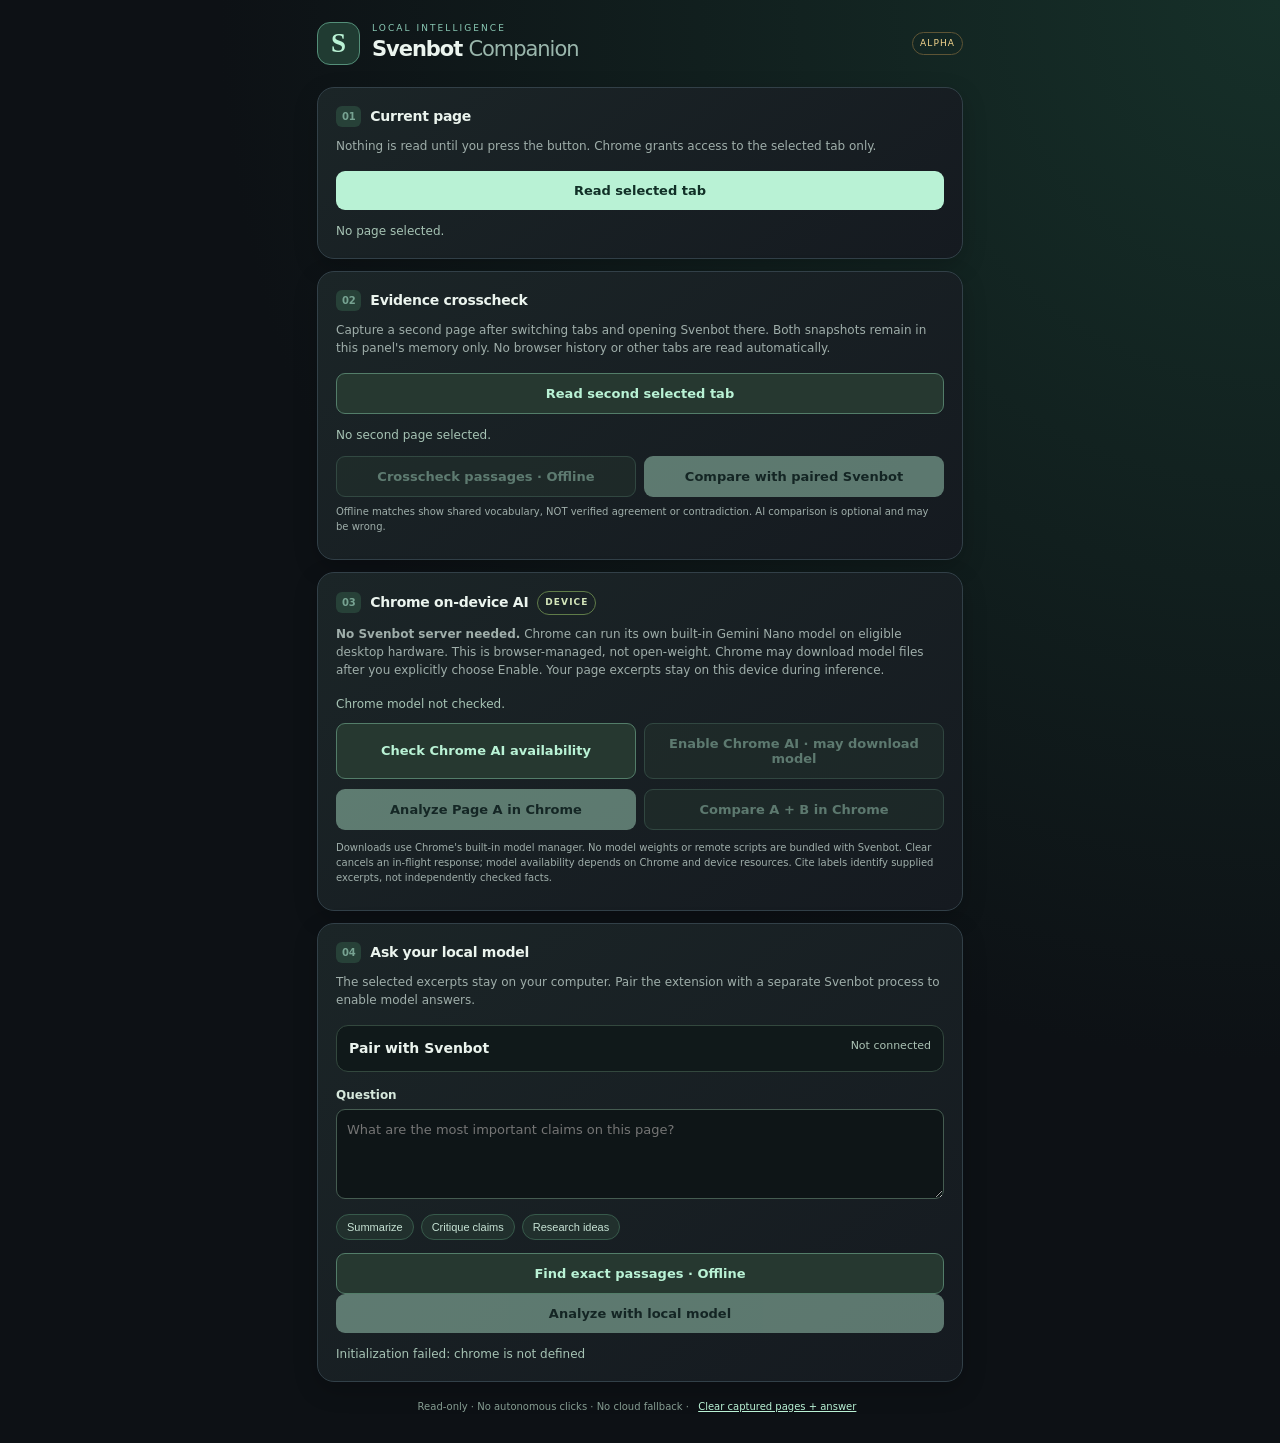
<file: extension/companion/panel.html>
<!doctype html>
<html lang="en">
<head>
  <meta charset="utf-8">
  <meta name="viewport" content="width=device-width, initial-scale=1">
  <title>Svenbot Companion</title>
  <link rel="stylesheet" href="panel.css">
  <script src="reader.js" defer></script>
  <script src="page-tools.js" defer></script>
  <script src="browser-ai.js" defer></script>
  <script src="panel.js" defer></script>
</head>
<body>
  <main>
    <header class="topline">
      <div class="mark" aria-hidden="true">S</div>
      <div>
        <div class="eyebrow">LOCAL INTELLIGENCE</div>
        <h1>Svenbot <span>Companion</span></h1>
      </div>
      <span class="alpha">ALPHA</span>
    </header>
    <section class="card intro" aria-label="Page reader">
      <div class="section-title"><span>01</span> Current page</div>
      <p>Nothing is read until you press the button. Chrome grants access to the selected tab only.</p>
      <button id="capture" class="primary">Read selected tab</button>
      <div id="page-status" class="status" role="status" aria-live="polite">No page selected.</div>
      <div id="capture-receipt" class="capture-receipt" hidden>
        <span>In-memory capture receipt (SHA-256, not website authentication)</span>
        <code id="capture-hash"></code>
        <button id="copy-capture-hash" type="button" class="subtle">Copy receipt</button>
      </div>
      <div id="page-preview" class="preview" hidden></div>
    </section>
    <section class="card comparison" aria-label="Compare two user-approved pages">
      <div class="section-title"><span>02</span> Evidence crosscheck</div>
      <p>Capture a second page after switching tabs and opening Svenbot there. Both snapshots remain in this panel's memory only. No browser history or other tabs are read automatically.</p>
      <button id="capture-compare" type="button" class="secondary">Read second selected tab</button>
      <div id="compare-status" class="status" role="status" aria-live="polite">No second page selected.</div>
      <div id="compare-preview" class="preview" hidden></div>
      <div class="compare-actions">
        <button id="compare-offline" type="button" class="secondary" disabled>Crosscheck passages · Offline</button>
        <button id="compare-online" type="button" class="primary" disabled>Compare with paired Svenbot</button>
      </div>
      <p class="tiny">Offline matches show shared vocabulary, NOT verified agreement or contradiction. AI comparison is optional and may be wrong.</p>
    </section>
    <section class="card chrome-brain" aria-label="Chrome on-device artificial intelligence">
      <div class="section-title"><span>03</span> Chrome on-device AI <span class="alpha">DEVICE</span></div>
      <p><strong>No Svenbot server needed.</strong> Chrome can run its own built-in Gemini Nano model on eligible desktop hardware. This is browser-managed, not open-weight. Chrome may download model files after you explicitly choose Enable. Your page excerpts stay on this device during inference.</p>
      <div id="browser-ai-status" class="status" role="status" aria-live="polite">Chrome model not checked.</div>
      <div class="browser-actions">
        <button id="browser-ai-check" class="secondary" type="button">Check Chrome AI availability</button>
        <button id="browser-ai-enable" class="secondary" type="button" disabled>Enable Chrome AI · may download model</button>
      </div>
      <div class="browser-actions">
        <button id="browser-ai-ask" class="primary" type="button" disabled>Analyze Page A in Chrome</button>
        <button id="browser-ai-compare" class="secondary" type="button" disabled>Compare A + B in Chrome</button>
      </div>
      <p class="tiny">Downloads use Chrome's built-in model manager. No model weights or remote scripts are bundled with Svenbot. Clear cancels an in-flight response; model availability depends on Chrome and device resources. Cite labels identify supplied excerpts, not independently checked facts.</p>
    </section>
    <section class="card analysis" aria-label="Local model analysis">
      <div class="section-title"><span>04</span> Ask your local model</div>
      <p>The selected excerpts stay on your computer. Pair the extension with a separate Svenbot process to enable model answers.</p>
      <details id="pairing">
        <summary>Pair with Svenbot <span id="pair-label">Not connected</span></summary>
        <label for="extid">This extension's ID</label>
        <div class="copyline"><code id="extid"></code><button id="copy-id" class="subtle" type="button">Copy</button></div>
        <p class="tiny">In a terminal, run:</p>
        <code class="command">svenbot bridge --extension-id YOUR_EXTENSION_ID --backend ollama --model YOUR_INSTALLED_MODEL</code>
        <label for="token">Paste the session token printed in that terminal</label>
        <input id="token" type="password" autocomplete="off" spellcheck="false" placeholder="Session-only token" aria-describedby="token-help">
        <div id="token-help" class="tiny">Token is kept in extension session storage only, never on a website.</div>
        <button id="connect" class="secondary" type="button">Connect to local Svenbot</button>
        <button id="disconnect" class="subtle" type="button">Disconnect &amp; forget pairing</button>
      </details>
      <form id="ask-form">
        <label for="question">Question</label>
        <textarea id="question" rows="3" maxlength="1000" placeholder="What are the most important claims on this page?"></textarea>
        <div class="examples">
          <button class="chip" type="button" data-question="Summarize the important findings, citing the supplied excerpts.">Summarize</button>
          <button class="chip" type="button" data-question="Identify unsupported claims and important caveats in the supplied excerpts.">Critique claims</button>
          <button class="chip" type="button" data-question="Extract the key ideas and suggest follow-up research questions.">Research ideas</button>
        </div>
        <button id="find" type="button" class="secondary" disabled>Find exact passages · Offline</button>
        <button id="ask" type="submit" class="primary" disabled>Analyze with local model</button>
      </form>
      <div id="analysis-status" class="status" aria-live="polite"></div>
      <article id="answer-card" class="answer" hidden>
        <div class="answer-head"><strong>Analysis</strong><span id="backend" class="backend"></span></div>
        <pre id="answer"></pre>
        <button id="copy-answer" type="button" class="subtle">Copy answer</button>
      </article>
      <div id="sources" class="sources" hidden>
        <div class="section-title">Source excerpts <span class="note">Exact page text, not verified support</span></div>
        <div id="source-warning" class="status" role="status"></div>
        <div id="source-items"></div>
      </div>
    </section>
    <footer>Read-only · No autonomous clicks · No cloud fallback · <button id="clear" class="link" type="button">Clear captured pages + answer</button></footer>
  </main>
</body>
</html>
</file>
<file: extension/companion/panel.css>
:root{color-scheme:dark;--bg:#0d1115;--card:#181e23;--border:#324048;--text:#ebf4ee;--muted:#9faeaa;--mint:#b9f2d5;--mint-dark:#102821;--amber:#f2d48d;font:14px/1.5 system-ui,-apple-system,Segoe UI,sans-serif}
*{box-sizing:border-box}body{margin:0;background:radial-gradient(circle at top right,#163029 0,#0d1115 55%);color:var(--text)}main{max-width:680px;margin:auto;padding:22px 17px 24px}
.topline{display:flex;align-items:center;gap:12px;margin:0 0 22px}.mark{width:43px;height:43px;display:grid;place-items:center;border:1px solid #548f79;border-radius:13px;color:var(--mint);font:bold 27px Georgia,serif;background:#203b32}.eyebrow{font-size:9px;letter-spacing:.23em;color:#8bcbb6}.topline h1{font-size:21px;letter-spacing:-.05em;margin:-2px 0 0}.topline h1 span{font-weight:400;color:#9ab6ac}.alpha{margin-left:auto;color:var(--amber);border:1px solid #5e5435;border-radius:999px;font-size:9px;letter-spacing:.12em;padding:4px 7px}
.card{border:1px solid var(--border);border-radius:17px;background:linear-gradient(145deg,#1b2527,#151a20);padding:18px;margin-bottom:12px;box-shadow:0 8px 24px #0003}.section-title{font-weight:700;font-size:14px;letter-spacing:-.02em;display:flex;align-items:center;gap:9px}.section-title>span:first-child{font-size:10px;color:#77a392;background:#274138;border-radius:6px;padding:3px 6px}.card p{color:var(--muted);font-size:12px;margin:10px 0 16px}.primary,.secondary{border:0;border-radius:9px;padding:12px 14px;font:600 13px system-ui;cursor:pointer;width:100%}.primary{color:#113027;background:var(--mint)}.secondary{background:#263830;color:var(--mint);border:1px solid #537d69}.primary:disabled{cursor:not-allowed;opacity:.43}.primary:focus-visible,.secondary:focus-visible,.chip:focus-visible,input:focus-visible,textarea:focus-visible,summary:focus-visible{outline:2px solid var(--amber);outline-offset:2px}.status{color:#a6c3b4;font-size:12px;margin:12px 0 0;overflow-wrap:anywhere}.preview{margin-top:12px;padding:12px;background:#0f1718;border:1px solid #2f4b42;border-radius:10px;font-size:12px;white-space:pre-wrap;overflow-wrap:anywhere;max-height:190px;overflow:auto}
details{border:1px solid #33483e;border-radius:12px;padding:12px;margin:14px 0;background:#10191a}summary{cursor:pointer;font-weight:600;display:flex;justify-content:space-between;gap:4px}#pair-label{font-size:11px;color:#aac2b4;font-weight:400}label{display:block;color:#d6e8dc;margin:13px 0 5px;font-size:12px;font-weight:600}.copyline{display:flex;align-items:center;gap:5px;min-width:0}.copyline code{font-size:11px;color:#c6dbc7;overflow-wrap:anywhere;flex:1}.subtle{background:none;color:var(--mint);border:1px solid #4b655b;border-radius:8px;padding:6px 9px;cursor:pointer}.command{display:block;overflow-wrap:anywhere;font:11px/1.5 ui-monospace,SFMono-Regular,monospace;background:#070d0d;padding:10px;border-radius:8px;color:#d2e8d2}.tiny{font-size:10px!important;margin:7px 0!important}input,textarea{width:100%;background:#0e1517;border:1px solid #455c51;border-radius:9px;padding:10px;color:var(--text);font:13px/1.5 system-ui;resize:vertical}textarea{min-height:90px}.examples{display:flex;gap:7px;flex-wrap:wrap;margin:9px 0 13px}.chip{background:#21302d;border:1px solid #375a4b;color:#c6e2d4;border-radius:99px;padding:6px 10px;font-size:11px;cursor:pointer}.answer{margin:12px 0;padding:14px;border:1px solid #52765e;border-radius:12px;background:#10231d}.answer-head{display:flex;justify-content:space-between;gap:12px}.backend{color:#a3e0bd;font-size:11px}.answer pre{white-space:pre-wrap;overflow-wrap:anywhere;font:13px/1.6 system-ui;color:#e2eee7}.sources{border-top:1px solid #355041;margin-top:14px;padding-top:13px}.sources .note{font-size:10px;color:var(--muted);font-weight:400}.source-item{margin-top:8px;background:#0f1919;border:1px solid #294238;border-radius:9px;padding:11px}.source-label{font-size:10px;color:#b0e5c4}.source-item p{margin:5px 0 0;color:#d2e1d5;white-space:pre-wrap;overflow-wrap:anywhere}footer{font-size:10px;text-align:center;color:#859c91;padding:4px 0}.link{border:0;background:transparent;color:var(--mint);text-decoration:underline;cursor:pointer;font:inherit}@media(max-width:380px){main{padding:16px 12px}.card{padding:13px}.topline h1{font-size:19px}}

.compare-actions{display:grid;gap:8px;margin-top:12px}.compare-actions .secondary:disabled{opacity:.43;cursor:not-allowed}
@media(min-width:550px){.compare-actions{grid-template-columns:1fr 1fr}}

.browser-actions{display:grid;gap:8px;margin:10px 0}.browser-actions button:disabled{opacity:.43;cursor:not-allowed}
.chrome-brain .alpha{display:inline-flex;margin:0;color:#d4e6bb;border-color:#607c49}
@media(min-width:550px){.browser-actions{grid-template-columns:1fr 1fr}}

.capture-receipt{margin:12px 0 0;padding:10px 11px;background:#101e1d;border:1px solid #315346;border-radius:9px;font-size:10px;color:#a2c4b1;display:grid;gap:5px}
.capture-receipt[hidden]{display:none}
.capture-receipt code{font:10px/1.45 ui-monospace,monospace;overflow-wrap:anywhere;color:#d1ebd9}
.capture-receipt button{justify-self:start}
</file>
